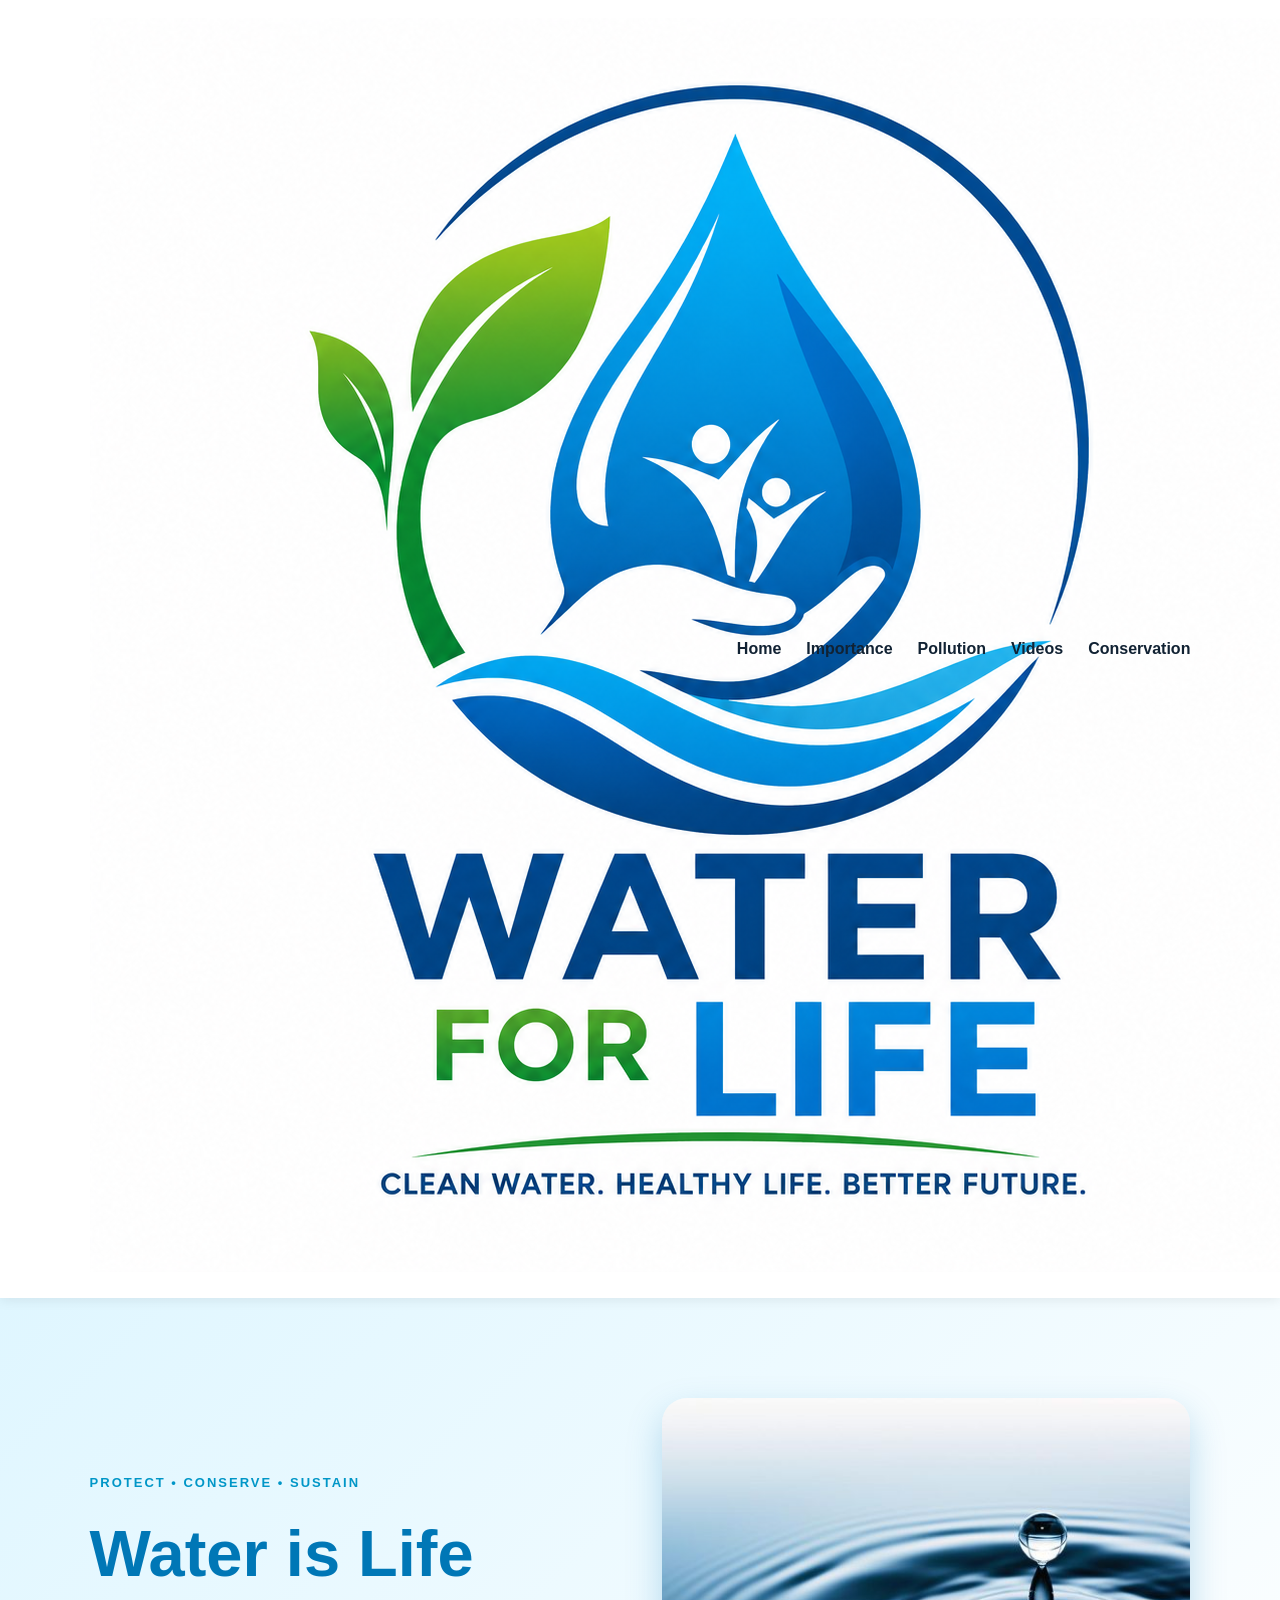
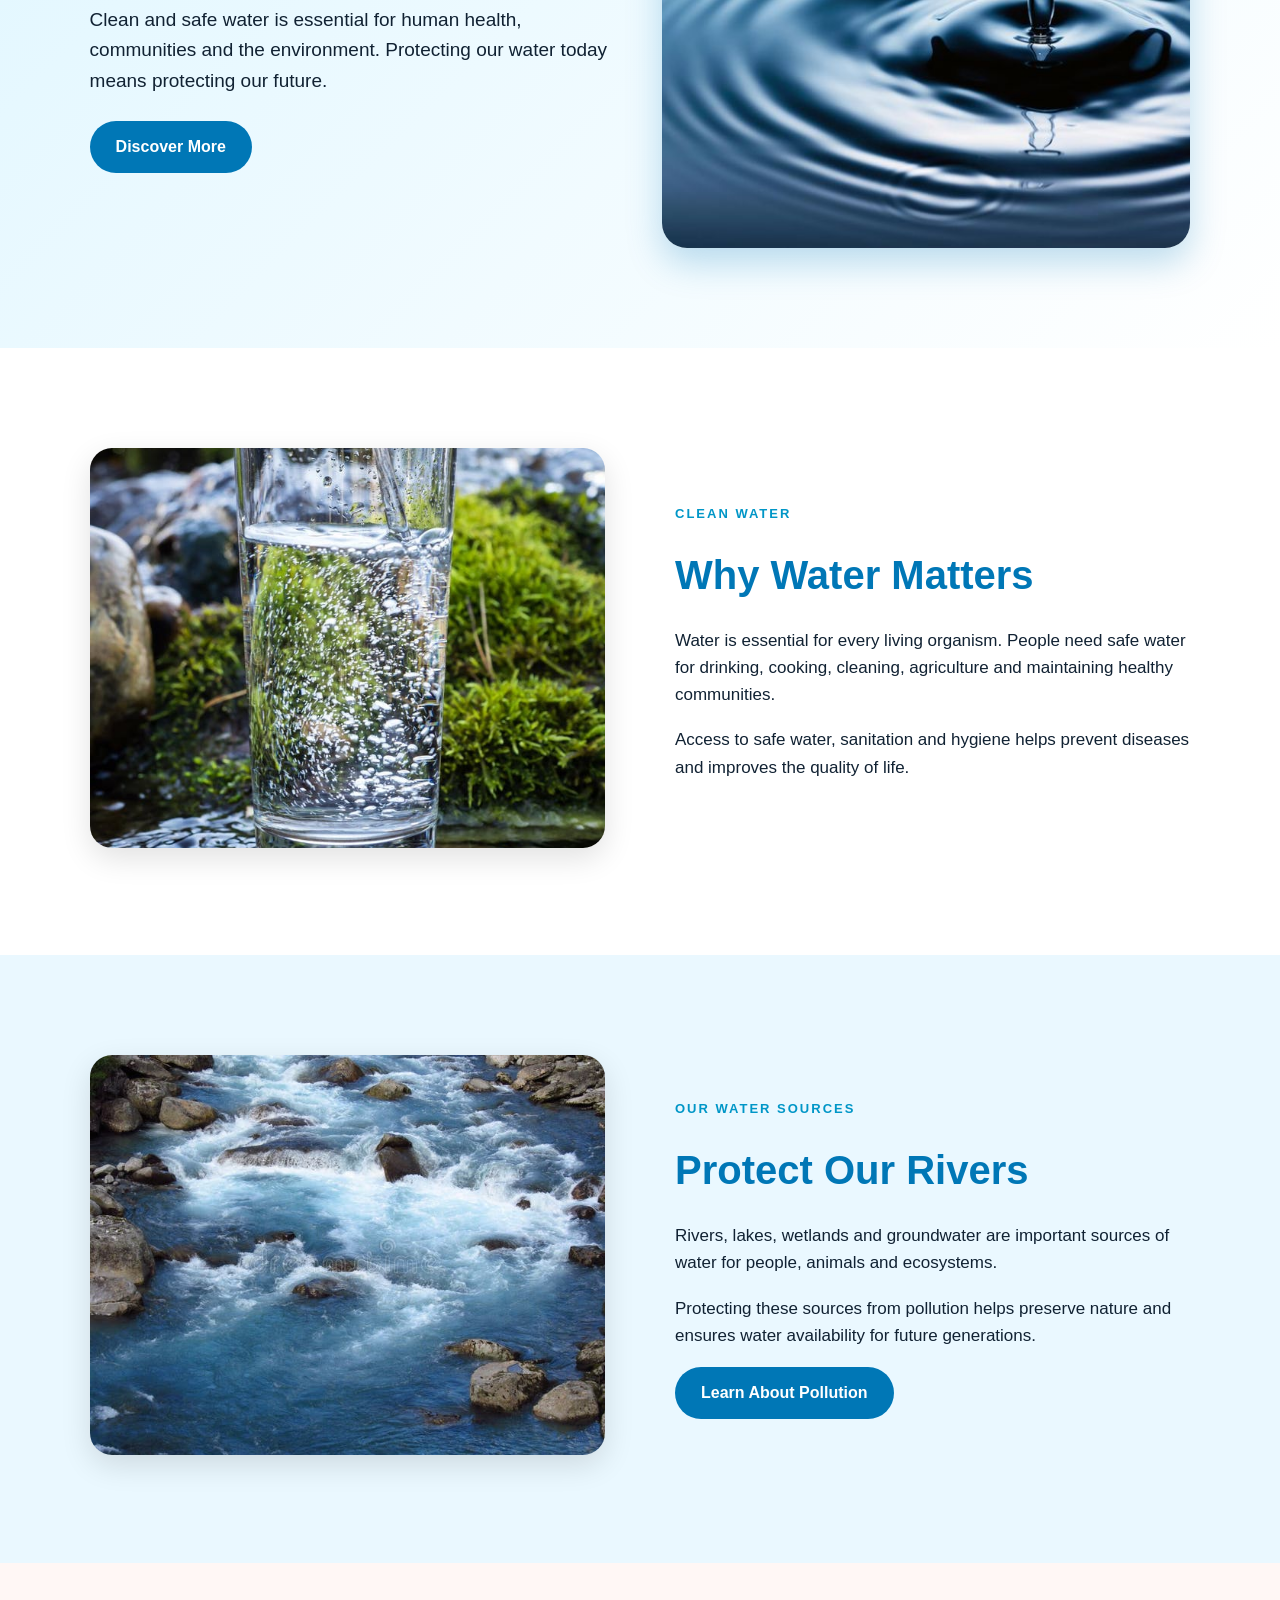
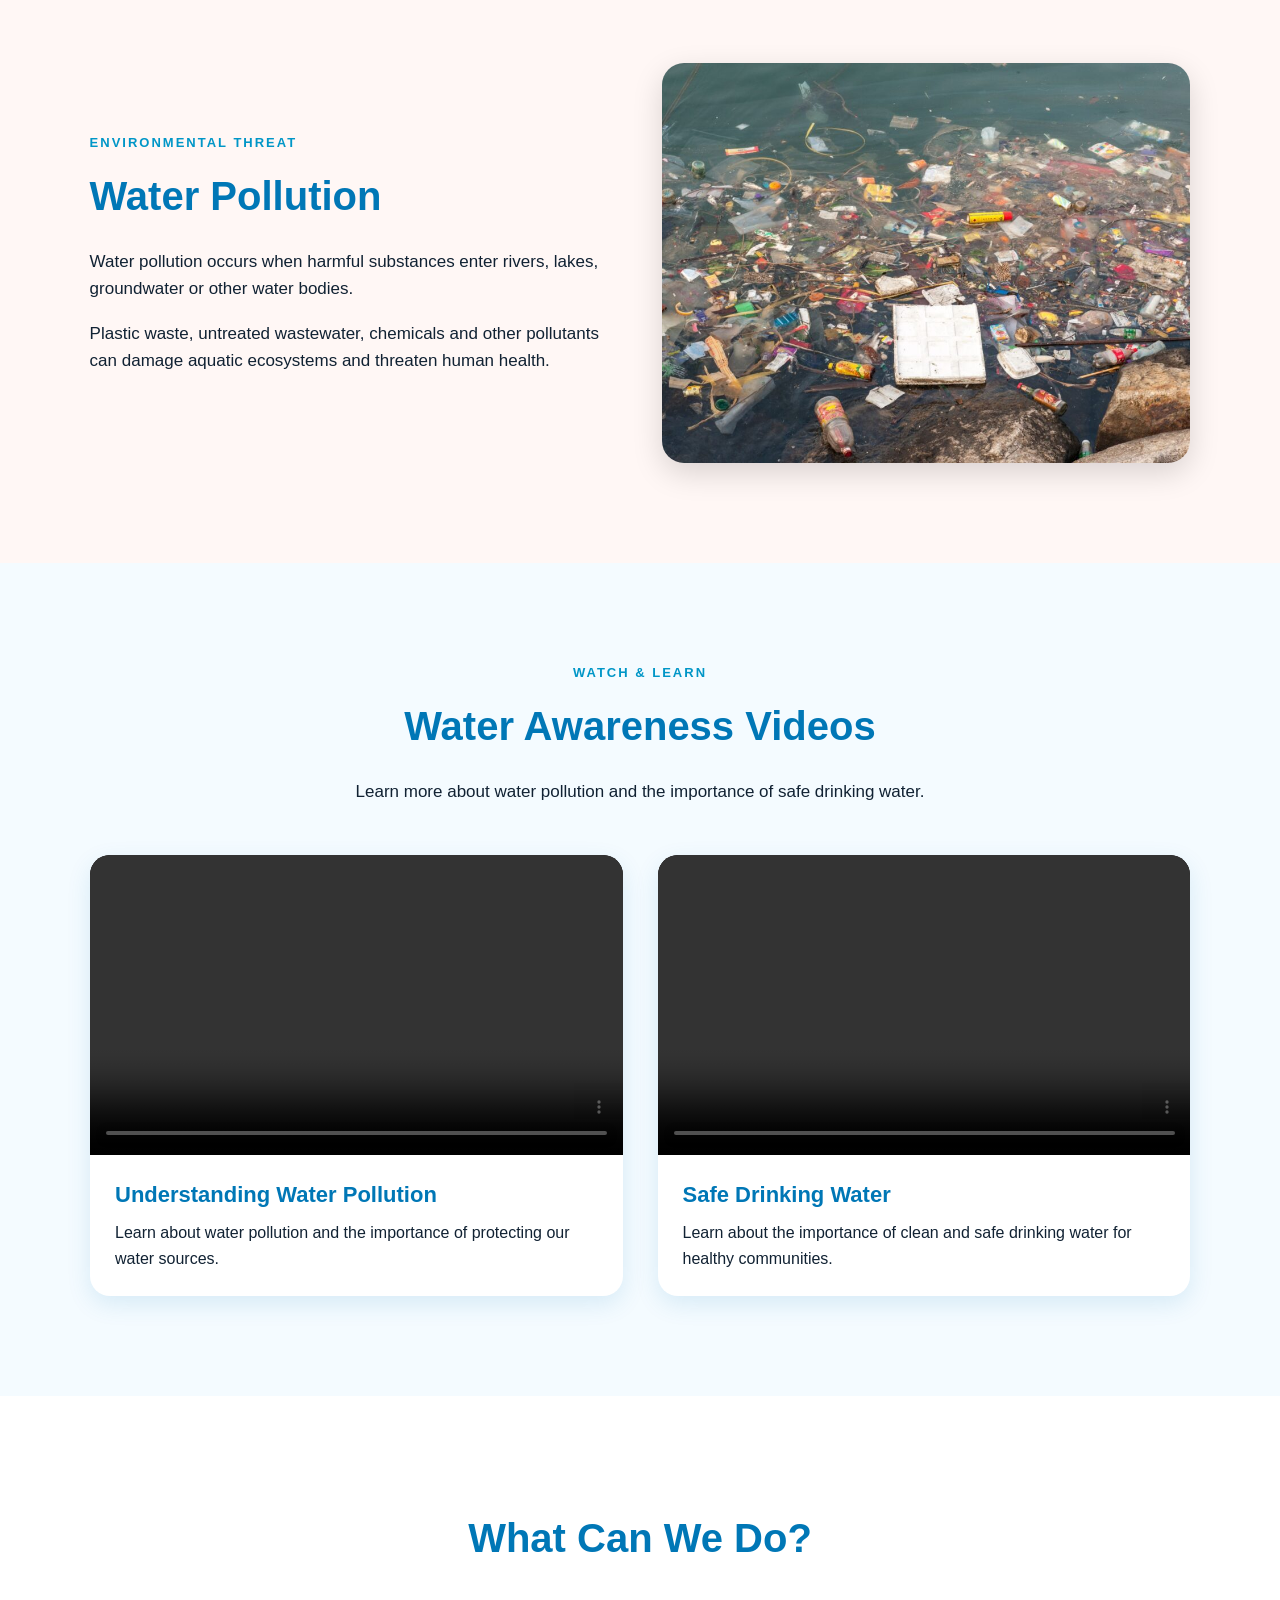
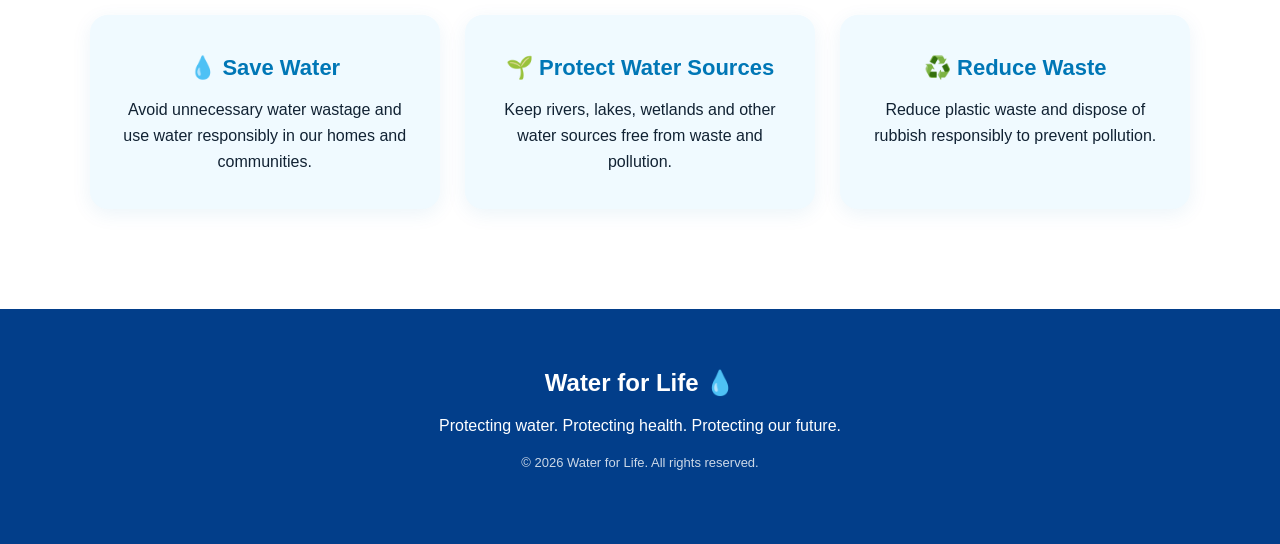
<file: index.html>
<!DOCTYPE html>
<html lang="en">

<head>
    <meta charset="UTF-8">
    <meta name="viewport" content="width=device-width, initial-scale=1.0">

   
<meta name="google-site-verification" content="k9Ho4WY123_rTSNJKmMlirwRYXg8tnQwwfn32Qo4jzc" />
   
    <meta name="description" content="Water for Life promotes clean water, safe drinking water, water conservation, pollution prevention and healthy communities.">
<meta name="keywords" content="clean water, safe drinking water, water conservation, water pollution, water quality, Uganda">
<meta name="author" content="Water for Life">

    <link rel="canonical" href="https://kinjuaga.github.io/water-for-life/">
   
    <meta property="og:title" content="Water for Life">
<meta property="og:description" content="Learn about clean water, safe drinking water, water conservation and water pollution prevention.">
<meta property="og:url" content="https://kinjuaga.github.io/water-for-life/">
<meta property="og:type" content="website">
    
    <title>Water for Life Uganda | Clean Water & Water Conservation</title>


    <link rel="stylesheet" href="style.css">
</head>

<body>

    <!-- NAVIGATION -->
    <nav>

        <div class="logo">
    <img src="images/Water-logo.png" alt="Water for Life logo">
        </div>

        <div class="nav-links">
            <a href="#home">Home</a>
            <a href="#importance">Importance</a>
            <a href="#pollution">Pollution</a>
            <a href="#videos">Videos</a>
            <a href="#conservation">Conservation</a>
        </div>

    </nav>


    <!-- HERO SECTION -->
    <header id="home" class="hero-section">

        <div class="hero-content">

            <p class="small-title">
                PROTECT • CONSERVE • SUSTAIN
            </p>

            <h1>
                Water is Life
            </h1>

            <p>
                Clean and safe water is essential for human health,
                communities and the environment. Protecting our water
                today means protecting our future.
            </p>

            <a href="#importance" class="button">
                Discover More
            </a>

        </div>

        <img src="images/water.jpg" alt="Clean water">

    </header>


    <!-- IMPORTANCE SECTION -->
    <section id="importance" class="section">

        <div class="section-image">

            <img src="images/glass-water.jpg"
                 alt="Glass of clean drinking water">

        </div>


        <div class="section-content">

            <p class="small-title">
                CLEAN WATER
            </p>

            <h2>
                Why Water Matters
            </h2>

            <p>
                Water is essential for every living organism.
                People need safe water for drinking, cooking,
                cleaning, agriculture and maintaining healthy
                communities.
            </p>

            <p>
                Access to safe water, sanitation and hygiene
                helps prevent diseases and improves the quality
                of life.
            </p>

        </div>

    </section>


    <!-- RIVER SECTION -->
    <section id="rivers" class="section reverse">

        <div class="section-image">

            <img src="images/river-water.jpg"
                 alt="River and natural water environment">

        </div>


        <div class="section-content">

            <p class="small-title">
                OUR WATER SOURCES
            </p>

            <h2>
                Protect Our Rivers
            </h2>

            <p>
                Rivers, lakes, wetlands and groundwater are
                important sources of water for people, animals
                and ecosystems.
            </p>

            <p>
                Protecting these sources from pollution helps
                preserve nature and ensures water availability
                for future generations.
            </p>

            <a href="#pollution" class="button">
                Learn About Pollution
            </a>

        </div>

    </section>


    <!-- POLLUTION SECTION -->
    <section id="pollution" class="pollution-section">

        <div class="pollution-content">

            <p class="small-title">
                ENVIRONMENTAL THREAT
            </p>

            <h2>
                Water Pollution
            </h2>

            <p>
                Water pollution occurs when harmful substances
                enter rivers, lakes, groundwater or other water
                bodies.
            </p>

            <p>
                Plastic waste, untreated wastewater, chemicals
                and other pollutants can damage aquatic ecosystems
                and threaten human health.
            </p>

        </div>


        <img src="images/polluted-water.jpg"
             alt="Polluted water">

    </section>


    <!-- VIDEOS SECTION -->
    <section id="videos" class="videos-section">

        <div class="videos-heading">

            <p class="small-title">
                WATCH & LEARN
            </p>

            <h2>
                Water Awareness Videos
            </h2>

            <p>
                Learn more about water pollution and the importance
                of safe drinking water.
            </p>

        </div>


        <div class="video-container">


            <!-- POLLUTION VIDEO -->
            <div class="video-card">

                <video controls>
                    <source src="videos/pollution.mp4"
                            type="video/mp4">

                    Your browser does not support video playback.
                </video>

                <h3>
                    Understanding Water Pollution
                </h3>

                <p>
                    Learn about water pollution and the importance
                    of protecting our water sources.
                </p>

            </div>


            <!-- DRINKING WATER VIDEO -->
            <div class="video-card">

                <video controls>
                    <source src="videos/drinking-water.mp4"
                            type="video/mp4">

                    Your browser does not support video playback.
                </video>

                <h3>
                    Safe Drinking Water
                </h3>

                <p>
                    Learn about the importance of clean and safe
                    drinking water for healthy communities.
                </p>

            </div>


        </div>

    </section>


    <!-- CONSERVATION SECTION -->
    <section id="conservation" class="action-section">

        <h2>
            What Can We Do?
        </h2>


        <div class="action-cards">


            <div class="card">

                <h3>
                    💧 Save Water
                </h3>

                <p>
                    Avoid unnecessary water wastage and use water
                    responsibly in our homes and communities.
                </p>

            </div>


            <div class="card">

                <h3>
                    🌱 Protect Water Sources
                </h3>

                <p>
                    Keep rivers, lakes, wetlands and other water
                    sources free from waste and pollution.
                </p>

            </div>


            <div class="card">

                <h3>
                    ♻️ Reduce Waste
                </h3>

                <p>
                    Reduce plastic waste and dispose of rubbish
                    responsibly to prevent pollution.
                </p>

            </div>


        </div>

    </section>


    <!-- FOOTER -->
    <footer>

        <h2>
            Water for Life 💧
        </h2>

        <p>
            Protecting water. Protecting health.
            Protecting our future.
        </p>

        <p class="copyright">
            © 2026 Water for Life. All rights reserved.
        </p>

    </footer>


</body>

</html>
</file>
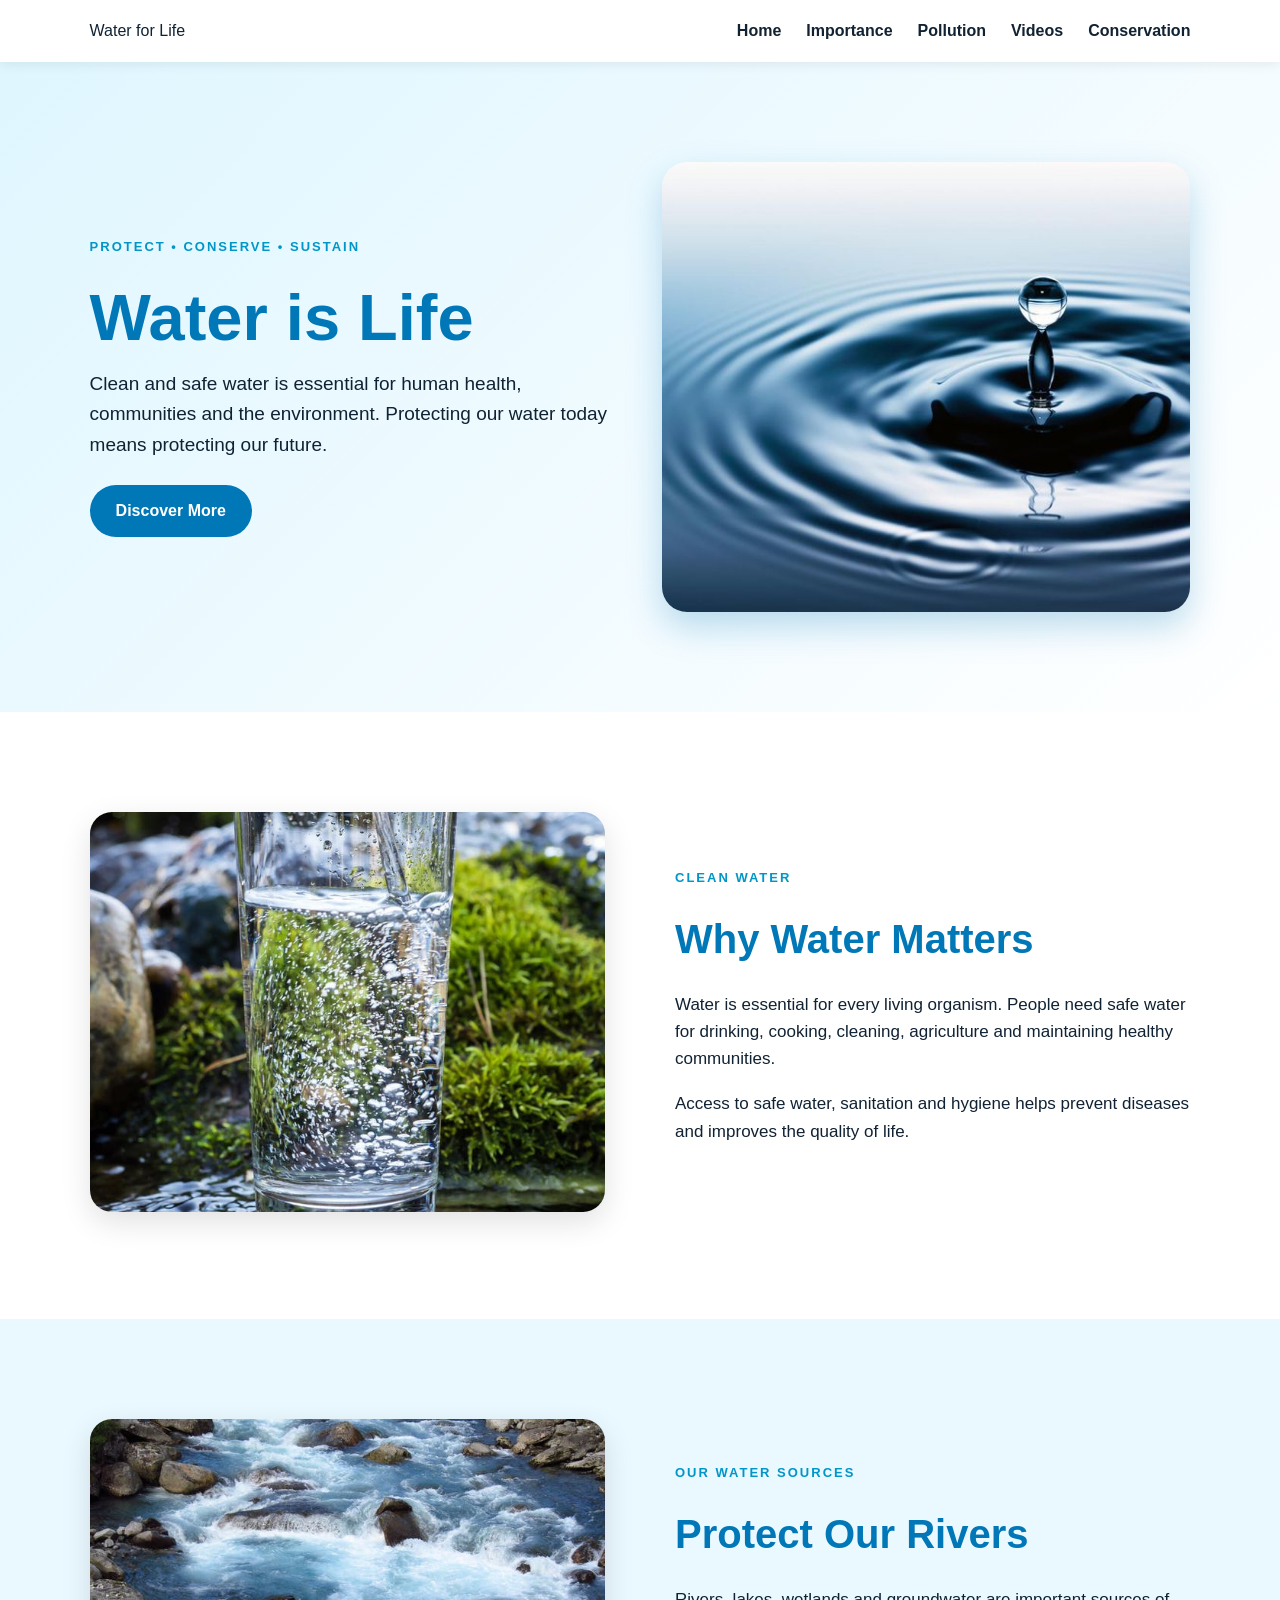
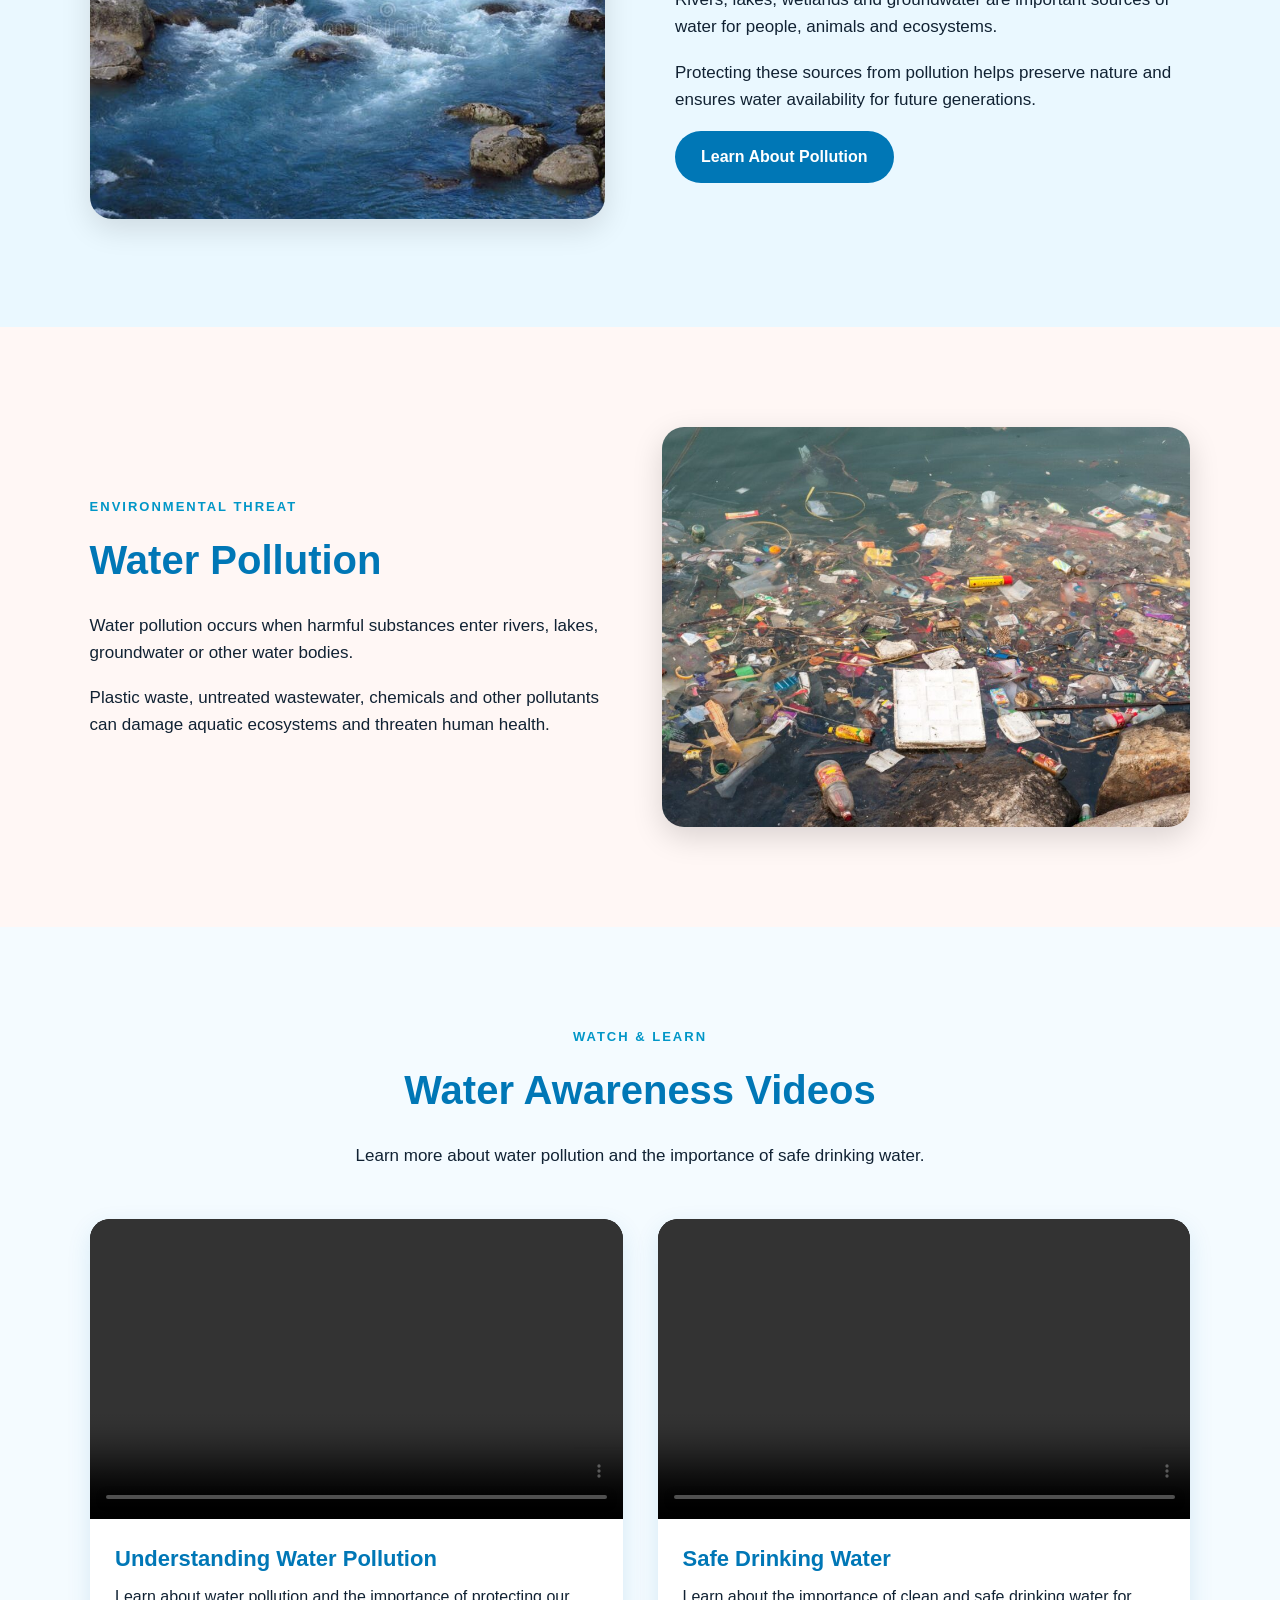
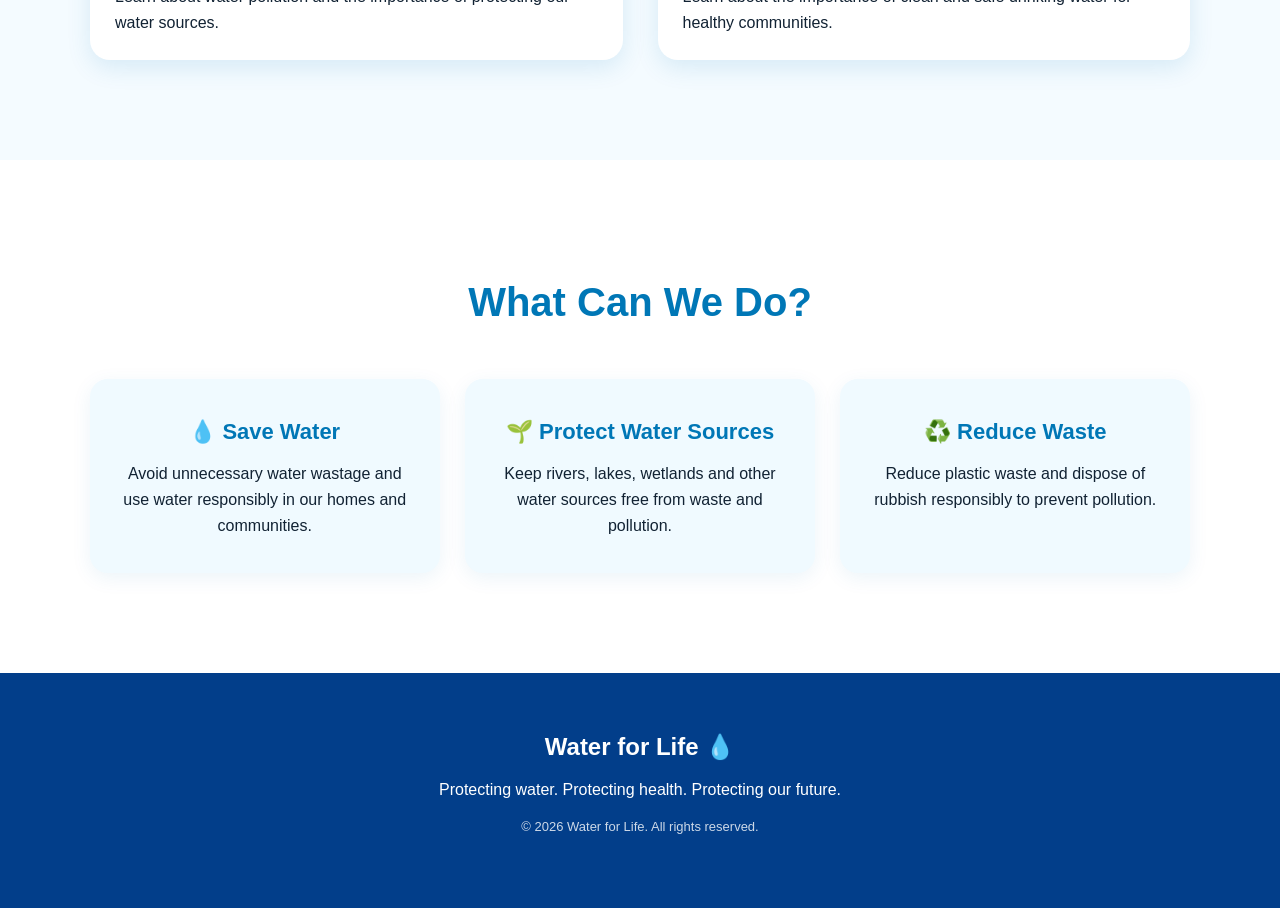
<file: index (1).html>
<!DOCTYPE html>
<html lang="en">

<head>
    <meta charset="UTF-8">
    <meta name="viewport" content="width=device-width, initial-scale=1.0">

    <title>Water for Life</title>

    <link rel="stylesheet" href="style.css">
</head>

<body>

    <!-- NAVIGATION -->
    <nav>

        <div class="logo">
             Water for Life
        </div>

        <div class="nav-links">
            <a href="#home">Home</a>
            <a href="#importance">Importance</a>
            <a href="#pollution">Pollution</a>
            <a href="#videos">Videos</a>
            <a href="#conservation">Conservation</a>
        </div>

    </nav>


    <!-- HERO SECTION -->
    <header id="home" class="hero-section">

        <div class="hero-content">

            <p class="small-title">
                PROTECT • CONSERVE • SUSTAIN
            </p>

            <h1>
                Water is Life
            </h1>

            <p>
                Clean and safe water is essential for human health,
                communities and the environment. Protecting our water
                today means protecting our future.
            </p>

            <a href="#importance" class="button">
                Discover More
            </a>

        </div>

        <img src="images/water.jpg" alt="Clean water">

    </header>


    <!-- IMPORTANCE SECTION -->
    <section id="importance" class="section">

        <div class="section-image">

            <img src="images/glass-water.jpg"
                 alt="Glass of clean drinking water">

        </div>


        <div class="section-content">

            <p class="small-title">
                CLEAN WATER
            </p>

            <h2>
                Why Water Matters
            </h2>

            <p>
                Water is essential for every living organism.
                People need safe water for drinking, cooking,
                cleaning, agriculture and maintaining healthy
                communities.
            </p>

            <p>
                Access to safe water, sanitation and hygiene
                helps prevent diseases and improves the quality
                of life.
            </p>

        </div>

    </section>


    <!-- RIVER SECTION -->
    <section id="rivers" class="section reverse">

        <div class="section-image">

            <img src="images/river-water.jpg"
                 alt="River and natural water environment">

        </div>


        <div class="section-content">

            <p class="small-title">
                OUR WATER SOURCES
            </p>

            <h2>
                Protect Our Rivers
            </h2>

            <p>
                Rivers, lakes, wetlands and groundwater are
                important sources of water for people, animals
                and ecosystems.
            </p>

            <p>
                Protecting these sources from pollution helps
                preserve nature and ensures water availability
                for future generations.
            </p>

            <a href="#pollution" class="button">
                Learn About Pollution
            </a>

        </div>

    </section>


    <!-- POLLUTION SECTION -->
    <section id="pollution" class="pollution-section">

        <div class="pollution-content">

            <p class="small-title">
                ENVIRONMENTAL THREAT
            </p>

            <h2>
                Water Pollution
            </h2>

            <p>
                Water pollution occurs when harmful substances
                enter rivers, lakes, groundwater or other water
                bodies.
            </p>

            <p>
                Plastic waste, untreated wastewater, chemicals
                and other pollutants can damage aquatic ecosystems
                and threaten human health.
            </p>

        </div>


        <img src="images/polluted-water.jpg"
             alt="Polluted water">

    </section>


    <!-- VIDEOS SECTION -->
    <section id="videos" class="videos-section">

        <div class="videos-heading">

            <p class="small-title">
                WATCH & LEARN
            </p>

            <h2>
                Water Awareness Videos
            </h2>

            <p>
                Learn more about water pollution and the importance
                of safe drinking water.
            </p>

        </div>


        <div class="video-container">


            <!-- POLLUTION VIDEO -->
            <div class="video-card">

                <video controls>
                    <source src="videos/pollution.mp4"
                            type="video/mp4">

                    Your browser does not support video playback.
                </video>

                <h3>
                    Understanding Water Pollution
                </h3>

                <p>
                    Learn about water pollution and the importance
                    of protecting our water sources.
                </p>

            </div>


            <!-- DRINKING WATER VIDEO -->
            <div class="video-card">

                <video controls>
                    <source src="videos/drinking-water.mp4"
                            type="video/mp4">

                    Your browser does not support video playback.
                </video>

                <h3>
                    Safe Drinking Water
                </h3>

                <p>
                    Learn about the importance of clean and safe
                    drinking water for healthy communities.
                </p>

            </div>


        </div>

    </section>


    <!-- CONSERVATION SECTION -->
    <section id="conservation" class="action-section">

        <h2>
            What Can We Do?
        </h2>


        <div class="action-cards">


            <div class="card">

                <h3>
                    💧 Save Water
                </h3>

                <p>
                    Avoid unnecessary water wastage and use water
                    responsibly in our homes and communities.
                </p>

            </div>


            <div class="card">

                <h3>
                    🌱 Protect Water Sources
                </h3>

                <p>
                    Keep rivers, lakes, wetlands and other water
                    sources free from waste and pollution.
                </p>

            </div>


            <div class="card">

                <h3>
                    ♻️ Reduce Waste
                </h3>

                <p>
                    Reduce plastic waste and dispose of rubbish
                    responsibly to prevent pollution.
                </p>

            </div>


        </div>

    </section>


    <!-- FOOTER -->
    <footer>

        <h2>
            Water for Life 💧
        </h2>

        <p>
            Protecting water. Protecting health.
            Protecting our future.
        </p>

        <p class="copyright">
            © 2026 Water for Life. All rights reserved.
        </p>

    </footer>


</body>

</html>
</file>
<file: style.css>
/* ==============================
   WATER FOR LIFE - MAIN STYLES
   ============================== */

* {
    margin: 0;
    padding: 0;
    box-sizing: border-box;
}

html {
    scroll-behavior: smooth;
}

body {
    font-family: Arial, Helvetica, sans-serif;
    line-height: 1.6;
    color: #123;
    background: black;
}


/* ==============================
   NAVIGATION
   ============================== */

nav {
    display: flex;
    justify-content: space-between;
    align-items: center;
    padding: 18px 7%;
    background: white;
    position: sticky;
    top: 0;
    z-index: 1000;
    box-shadow: 0 2px 12px rgba(0, 0, 0, 0.08);
}

.logo {
    width: 120px;
    height: auto;
    display: block;
}


.nav-links {
    display: flex;
    gap: 25px;
}

.nav-links a {
    text-decoration: none;
    color: #123;
    font-weight: 600;
    transition: 0.3s;
}

.nav-links a:hover {
    color: #0077b6;
}


/* ==============================
   HERO SECTION
   ============================== */

.hero-section {
    min-height: 650px;
    display: flex;
    align-items: center;
    justify-content: space-between;
    gap: 50px;
    padding: 70px 7%;
    background: linear-gradient(135deg, #dff6ff, #ffffff);
}

.hero-content {
    flex: 1;
}

.hero-content h1 {
    font-size: 65px;
    line-height: 1.1;
    color: #0077b6;
    margin: 15px 0;
}

.hero-content p {
    font-size: 19px;
    max-width: 600px;
    margin-bottom: 25px;
}

.small-title {
    color: #0096c7;
    font-size: 13px !important;
    font-weight: bold;
    letter-spacing: 2px;
}


/* Hero Image */

.hero-section > img {
    width: 48%;
    height: 450px;
    object-fit: cover;
    border-radius: 25px;
    box-shadow: 0 15px 35px rgba(0, 119, 182, 0.25);
}


/* ==============================
   BUTTONS
   ============================== */

.button {
    display: inline-block;
    padding: 13px 26px;
    background: #0077b6;
    color: white;
    text-decoration: none;
    border-radius: 30px;
    font-weight: bold;
    transition: 0.3s;
}

.button:hover {
    background: #005f8f;
    transform: translateY(-2px);
}


/* ==============================
   GENERAL SECTIONS
   ============================== */

.section {
    display: flex;
    align-items: center;
    gap: 70px;
    padding: 100px 7%;
    background: white;
}

.section.reverse {
    background: #eaf8ff;
}

.section-image {
    flex: 1;
}

.section-image img {
    width: 100%;
    height: 400px;
    object-fit: cover;
    border-radius: 22px;
    box-shadow: 0 10px 30px rgba(0, 0, 0, 0.12);
}

.section-content {
    flex: 1;
}

.section-content h2,
.pollution-content h2,
.action-section h2,
.videos-heading h2 {
    font-size: 40px;
    color: #0077b6;
    margin: 10px 0 20px;
}

.section-content p {
    font-size: 17px;
    margin-bottom: 18px;
}


/* ==============================
   POLLUTION SECTION
   ============================== */

.pollution-section {
    display: flex;
    align-items: center;
    gap: 60px;
    padding: 100px 7%;
    background: #fff7f5;
}

.pollution-content {
    flex: 1;
}

.pollution-content p:not(.small-title) {
    font-size: 17px;
    margin-bottom: 18px;
}

.pollution-section > img {
    width: 48%;
    height: 400px;
    object-fit: cover;
    border-radius: 22px;
    box-shadow: 0 10px 30px rgba(0, 0, 0, 0.15);
}


/* ==============================
   VIDEOS SECTION
   ============================== */

.videos-section {
    padding: 100px 7%;
    background: #f4fbff;
}

.videos-heading {
    text-align: center;
    max-width: 700px;
    margin: 0 auto 50px;
}

.videos-heading p:not(.small-title) {
    font-size: 17px;
}

.video-container {
    display: grid;
    grid-template-columns: repeat(2, 1fr);
    gap: 35px;
    max-width: 1100px;
    margin: auto;
}

.video-card {
    background: white;
    border-radius: 20px;
    overflow: hidden;
    box-shadow: 0 8px 25px rgba(0, 119, 182, 0.12);
    transition: 0.3s;
}

.video-card:hover {
    transform: translateY(-6px);
    box-shadow: 0 15px 35px rgba(0, 119, 182, 0.18);
}

.video-card video {
    width: 100%;
    height: 300px;
    display: block;
    object-fit: cover;
    background: #000;
}

.video-card h3 {
    color: #0077b6;
    font-size: 22px;
    padding: 22px 25px 8px;
}

.video-card p {
    padding: 0 25px 25px;
    font-size: 16px;
}


/* ==============================
   CONSERVATION / ACTION SECTION
   ============================== */

.action-section {
    padding: 100px 7%;
    text-align: center;
    background: white;
}

.action-section h2 {
    margin-bottom: 45px;
}

.action-cards {
    display: grid;
    grid-template-columns: repeat(3, 1fr);
    gap: 25px;
}

.card {
    padding: 35px 25px;
    background: #f0faff;
    border-radius: 18px;
    transition: 0.3s;
    box-shadow: 0 5px 20px rgba(0, 119, 182, 0.08);
}

.card:hover {
    transform: translateY(-8px);
    box-shadow: 0 12px 25px rgba(0, 119, 182, 0.15);
}

.card h3 {
    color: #0077b6;
    font-size: 22px;
    margin-bottom: 12px;
}

.card p {
    font-size: 16px;
}


/* ==============================
   FOOTER
   ============================== */

footer {
    text-align: center;
    padding: 55px 20px;
    background: #023e8a;
    color: white;
}

footer h2 {
    margin-bottom: 10px;
}

footer p {
    margin-bottom: 15px;
}

.copyright {
    font-size: 13px;
    opacity: 0.8;
}


/* ==============================
   MOBILE PHONE DESIGN
   ============================== */

@media (max-width: 768px) {

    /* Navigation */

    nav {
        flex-direction: column;
        gap: 15px;
        padding: 15px;
    }

    .nav-links {
        gap: 12px;
        flex-wrap: wrap;
        justify-content: center;
    }

    .nav-links a {
        font-size: 14px;
    }


    /* Sections */

    .hero-section,
    .section,
    .pollution-section {
        flex-direction: column;
        padding: 60px 6%;
        gap: 35px;
    }


    /* Hero */

    .hero-content h1 {
        font-size: 48px;
    }

    .hero-content p {
        font-size: 17px;
    }

    .hero-section > img,
    .pollution-section > img {
        width: 100%;
        height: 300px;
    }


    /* General Sections */

    .section-image,
    .section-content {
        width: 100%;
    }

    .section-image img {
        height: 300px;
    }


    /* Headings */

    .section-content h2,
    .pollution-content h2,
    .action-section h2,
    .videos-heading h2 {
        font-size: 32px;
    }


    /* Videos */

    .videos-section {
        padding: 70px 6%;
    }

    .video-container {
        grid-template-columns: 1fr;
    }

    .video-card video {
        height: 250px;
    }


    /* Action Cards */

    .action-cards {
        grid-template-columns: 1fr;
    }


   /* MOBILE NAVIGATION */
@media (max-width: 768px) {
    nav {
        flex-direction: column;
        padding: 15px 4%;
        gap: 10px;
    }

    .nav-links {
        display: flex;
        flex-wrap: wrap;
        justify-content: center;
        gap: 10px;
    }

    .nav-links a {
        font-size: 14px;
    }
}
</file>
